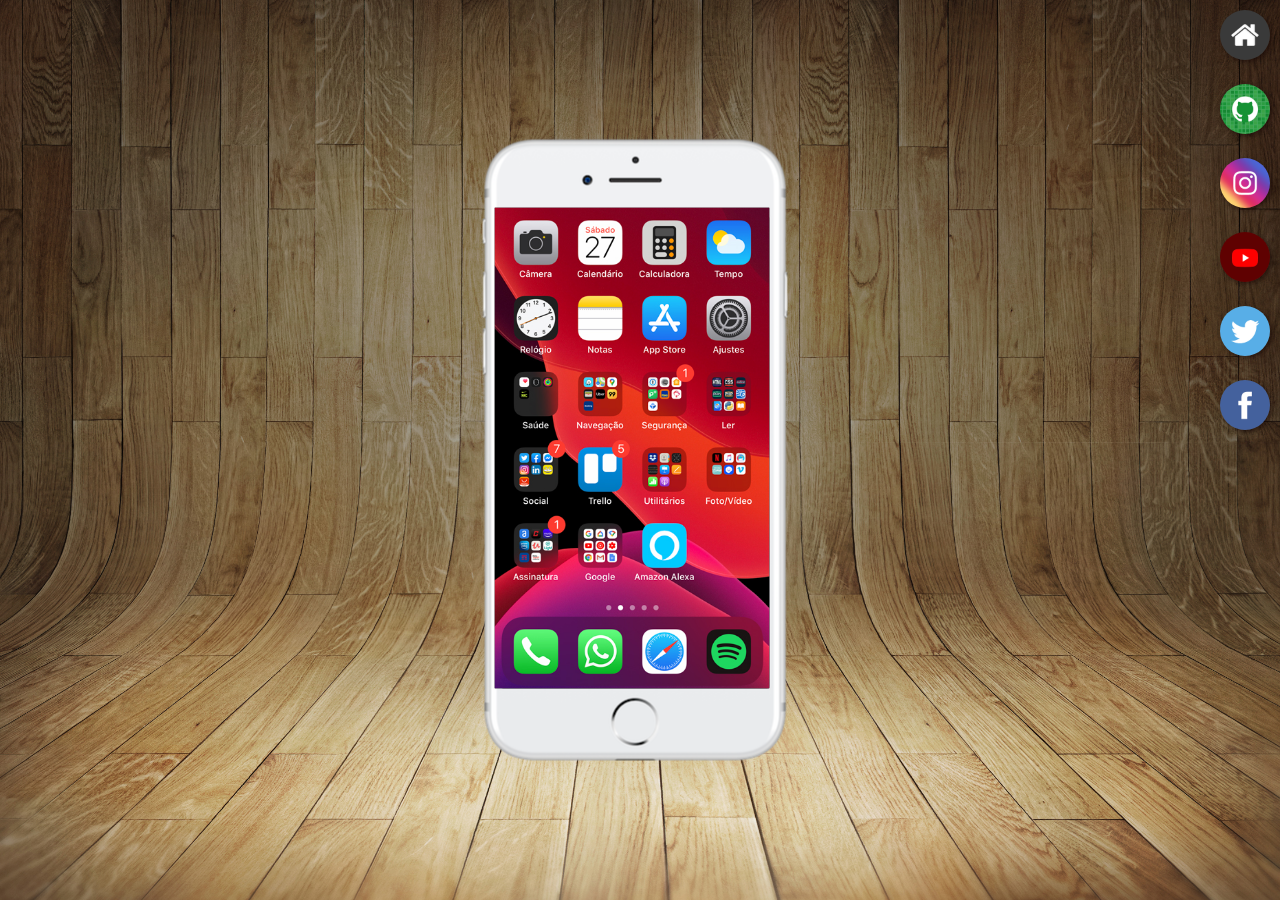
<file: index.html>
<!DOCTYPE html>
<html lang="pt-br">
<head>
    <meta charset="UTF-8">
    <meta name="viewport" content="width=device-width, initial-scale=1.0">
    <title>Projeto Social</title>
    <link rel="shortcut icon" href="favicon.ico" type="image/x-icon">
    <link rel="stylesheet" href="estilos/style.css">
</head>
<body>
    <main>
        <section id="telefone">
            <iframe src="home.html" frameborder="0" name="tela" id="tela">
                Seu Navegador nao e compativel com isso.
            </iframe>
        </section>
        <section id="redes-sociais">
            <a href="home.html" target="tela"><img src="imagens/logo-home.jpg" alt="Home"></a><br>
            <a href="git.html" target="tela"><img src="imagens/logo-github.jpg" alt="Github"></a><br>
            <a href="instagram.html" target="tela"><img src="imagens/logo-instagram.jpg" alt="Instagram"></a><br>
            <a href="youtube.html" target="tela"><img src="imagens/logo-youtube.jpg" alt="Youtube"></a><br>
            <a href="#" target="tela"><img src="imagens/logo-twitter.jpg" alt="Twitter"></a><br>
            <a href="#" target="tela"><img src="imagens/logo-facebook.jpg" alt="Facebook"></a><br>
        </section>
    </main>
</body>
</html>
</file>
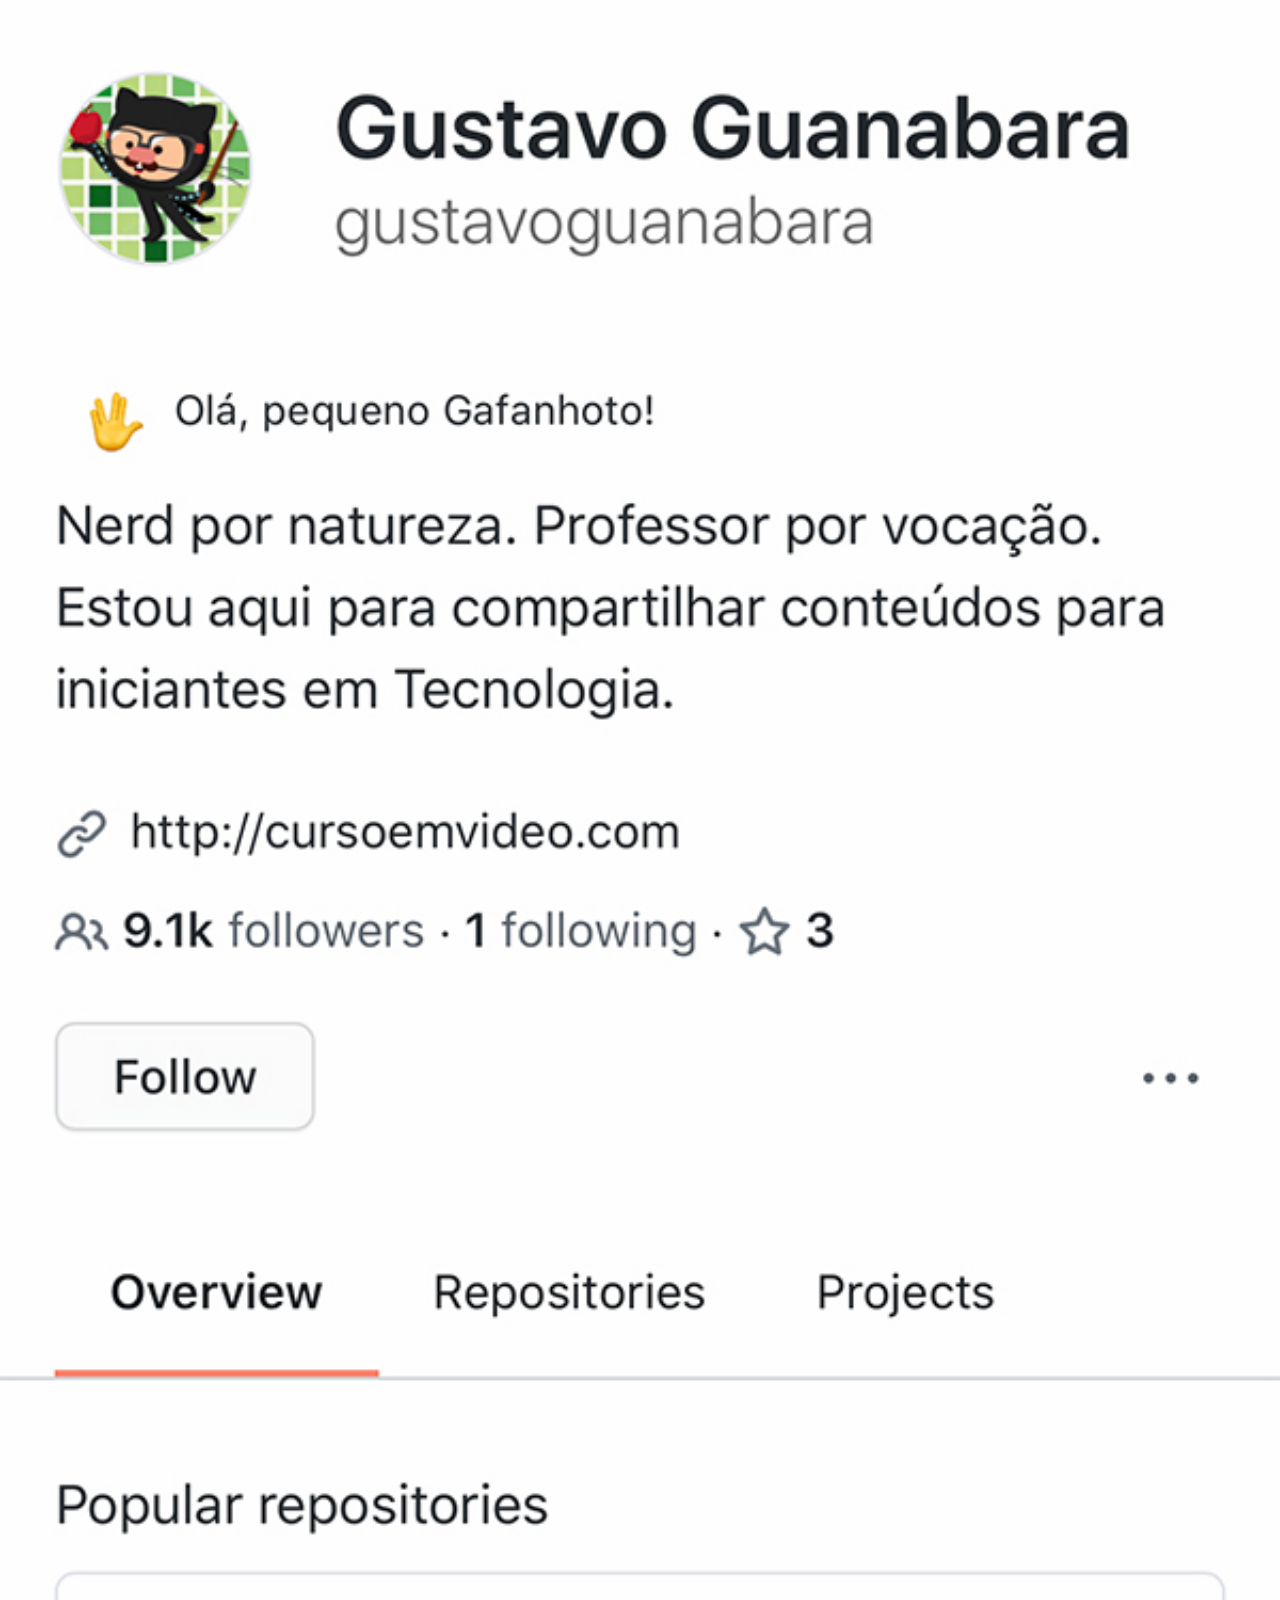
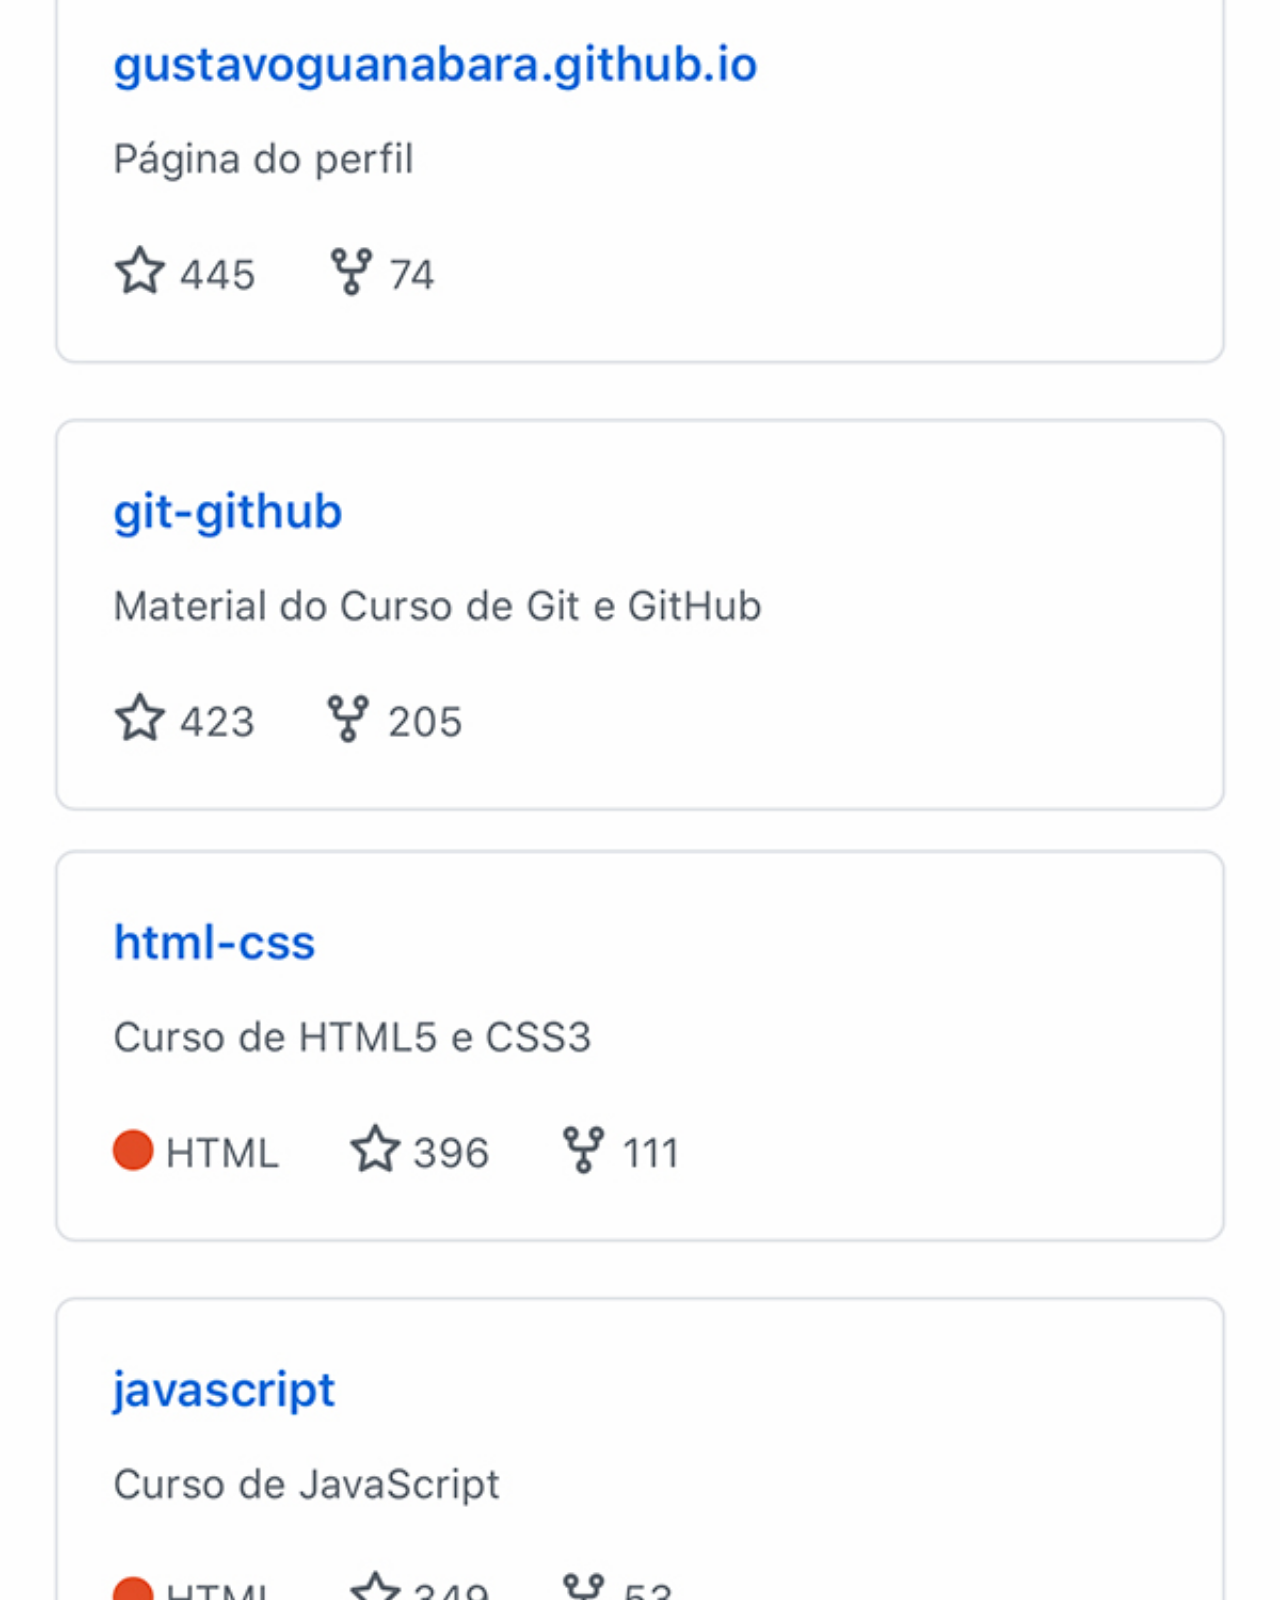
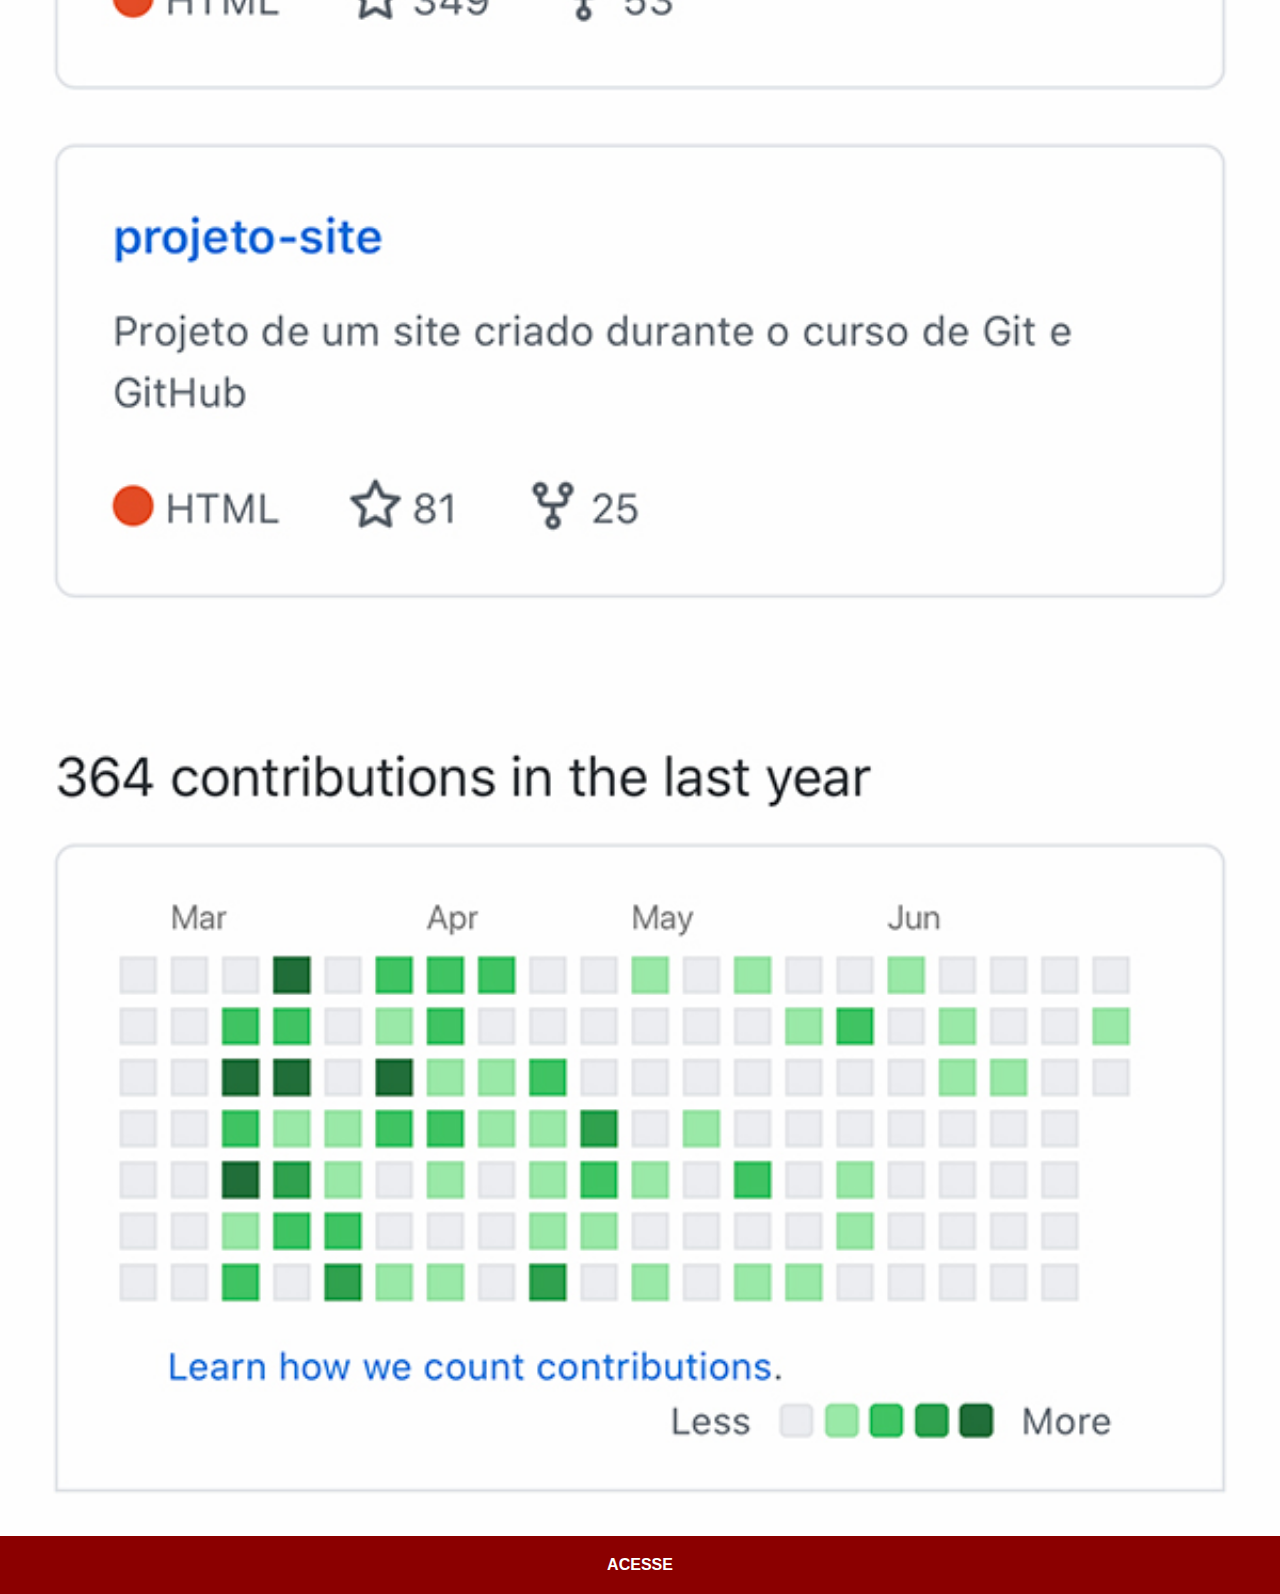
<file: git.html>
<!DOCTYPE html>
<html lang="pt-br">
<head>
    <meta charset="UTF-8">
    <meta name="viewport" content="width=device-width, initial-scale=1.0">
    <title>Github</title>
    <style>
            *{
                margin: 0px;
                padding: 0px;
                font-family: Arial, Helvetica, sans-serif;

            }

            ::-webkit-scrollbar {
                width: 0px;
                height: 0px;
            }

            img {
                width: 100vw;
            }

            a {
                display: block;
                background-color: darkred;
                color: white;
                padding: 20px;
                text-align: center;
                font-weight: bolder;
                text-decoration: none;
            }
            
            a:hover {
                background-color: red;
            }
    </style>
</head>
<body>
    <img src="imagens/tela-github.jpg" alt="Github">
    <a href="https://github.com/AlexFeitoza" target="_blank">ACESSE</a>
</body>
</html>
</file>
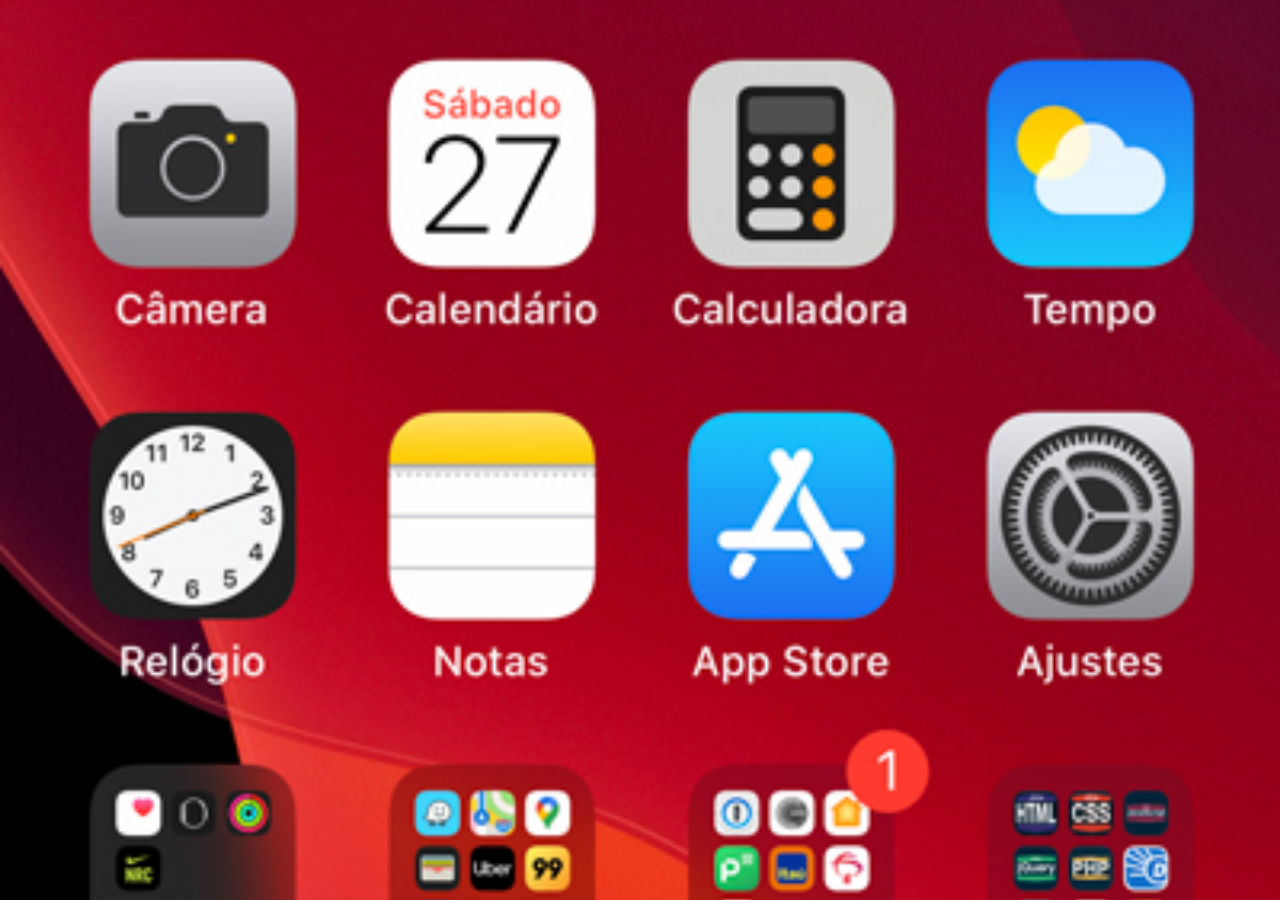
<file: home.html>
<!DOCTYPE html>
<html lang="pt-br">
<head>
    <meta charset="UTF-8">
    <meta name="viewport" content="width=device-width, initial-scale=1.0">
    <title>Home</title>

    <style>
        *{
            margin: 0px;
            padding: 0px;
            
        }

        body {
            width: 100vw;
            height: 100vh;
            background: black url(imagens/tela-home.jpg) no-repeat top center;
            background-size: cover;
        }
    </style>
</head>
<body>
    
</body>
</html>
</file>
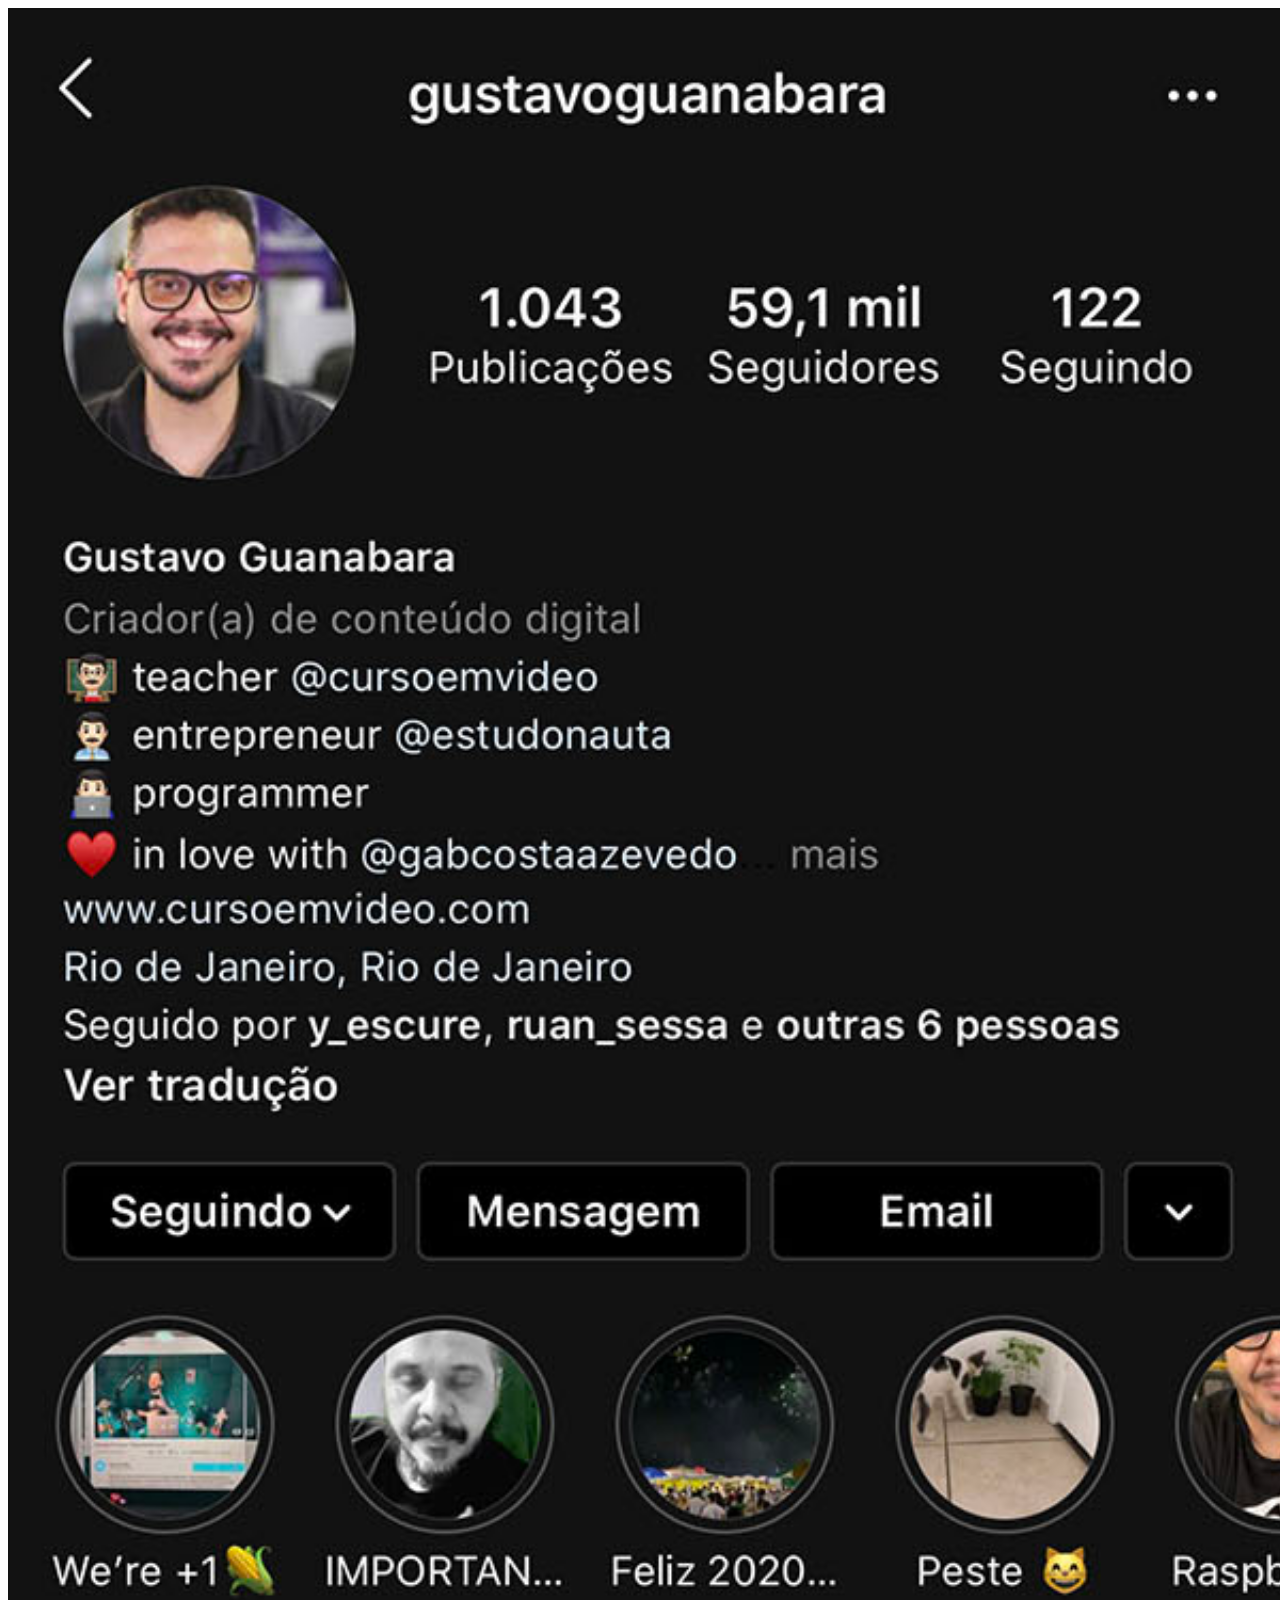
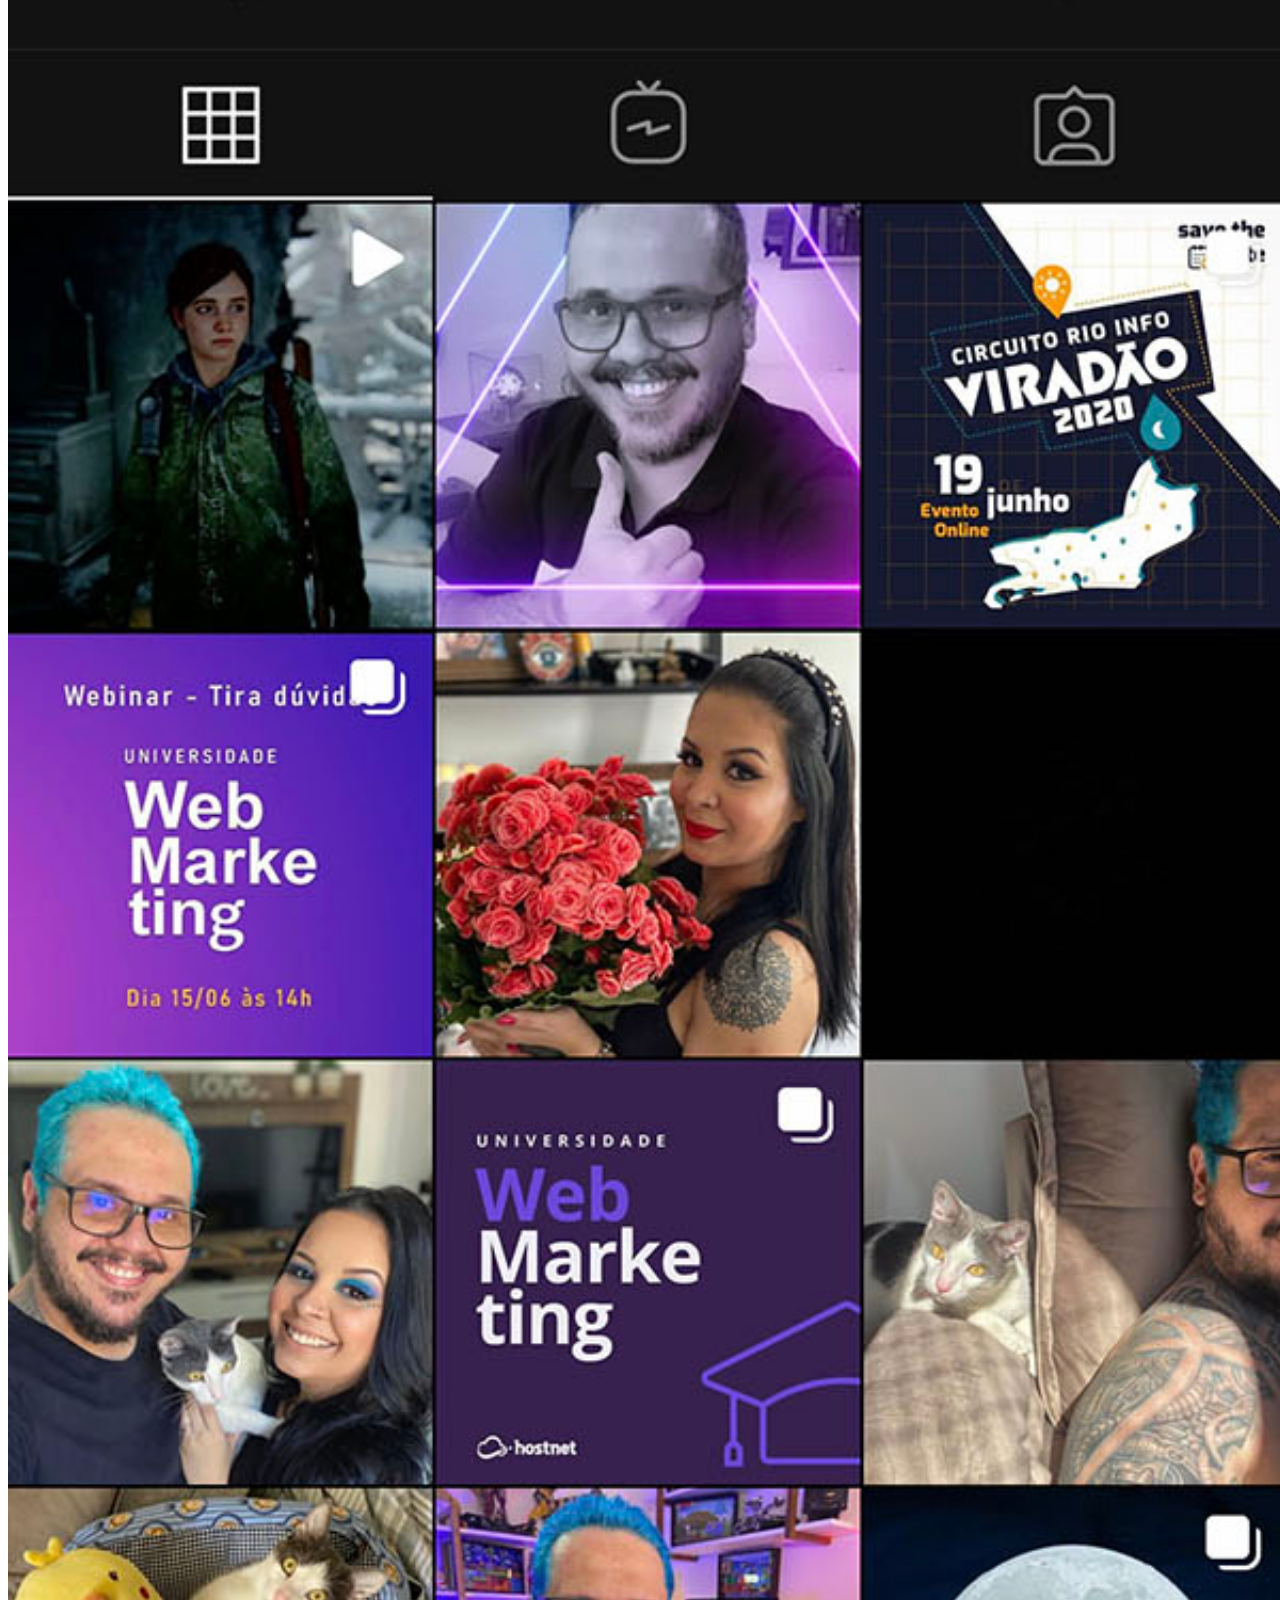
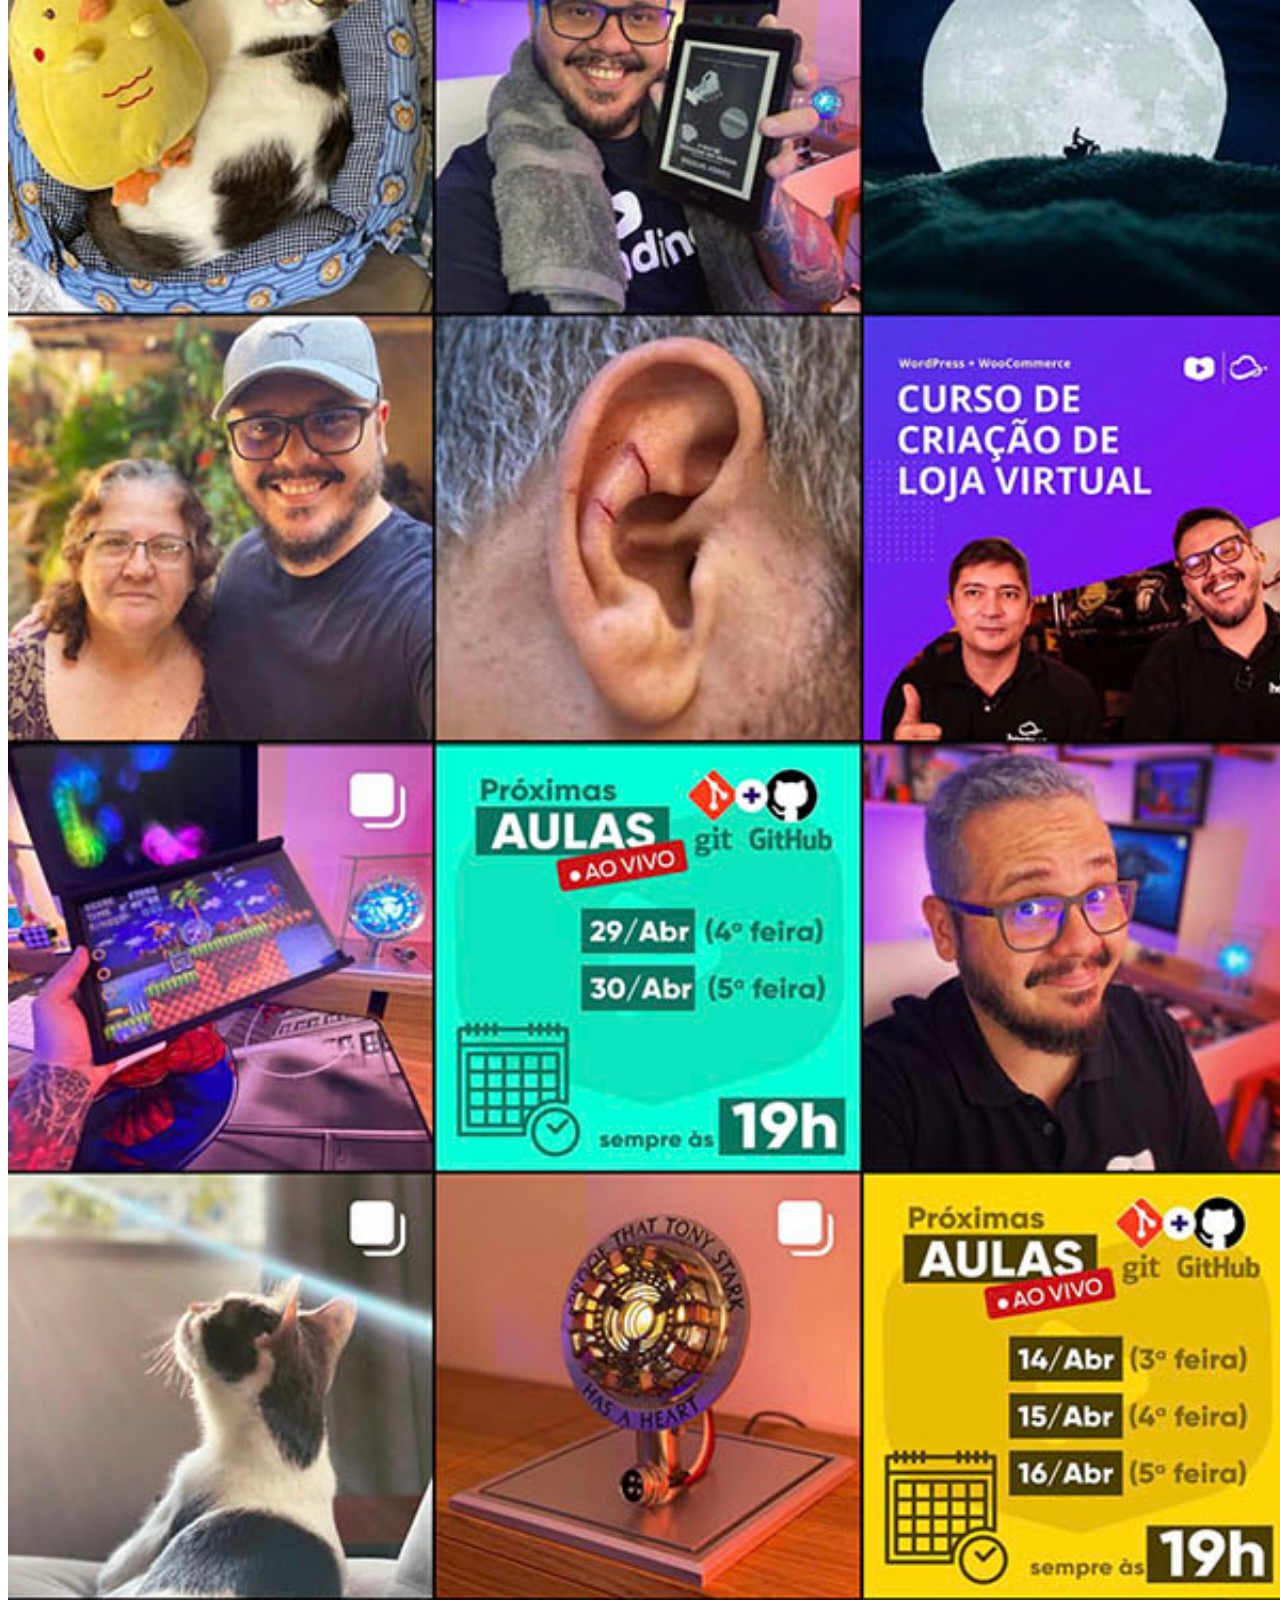
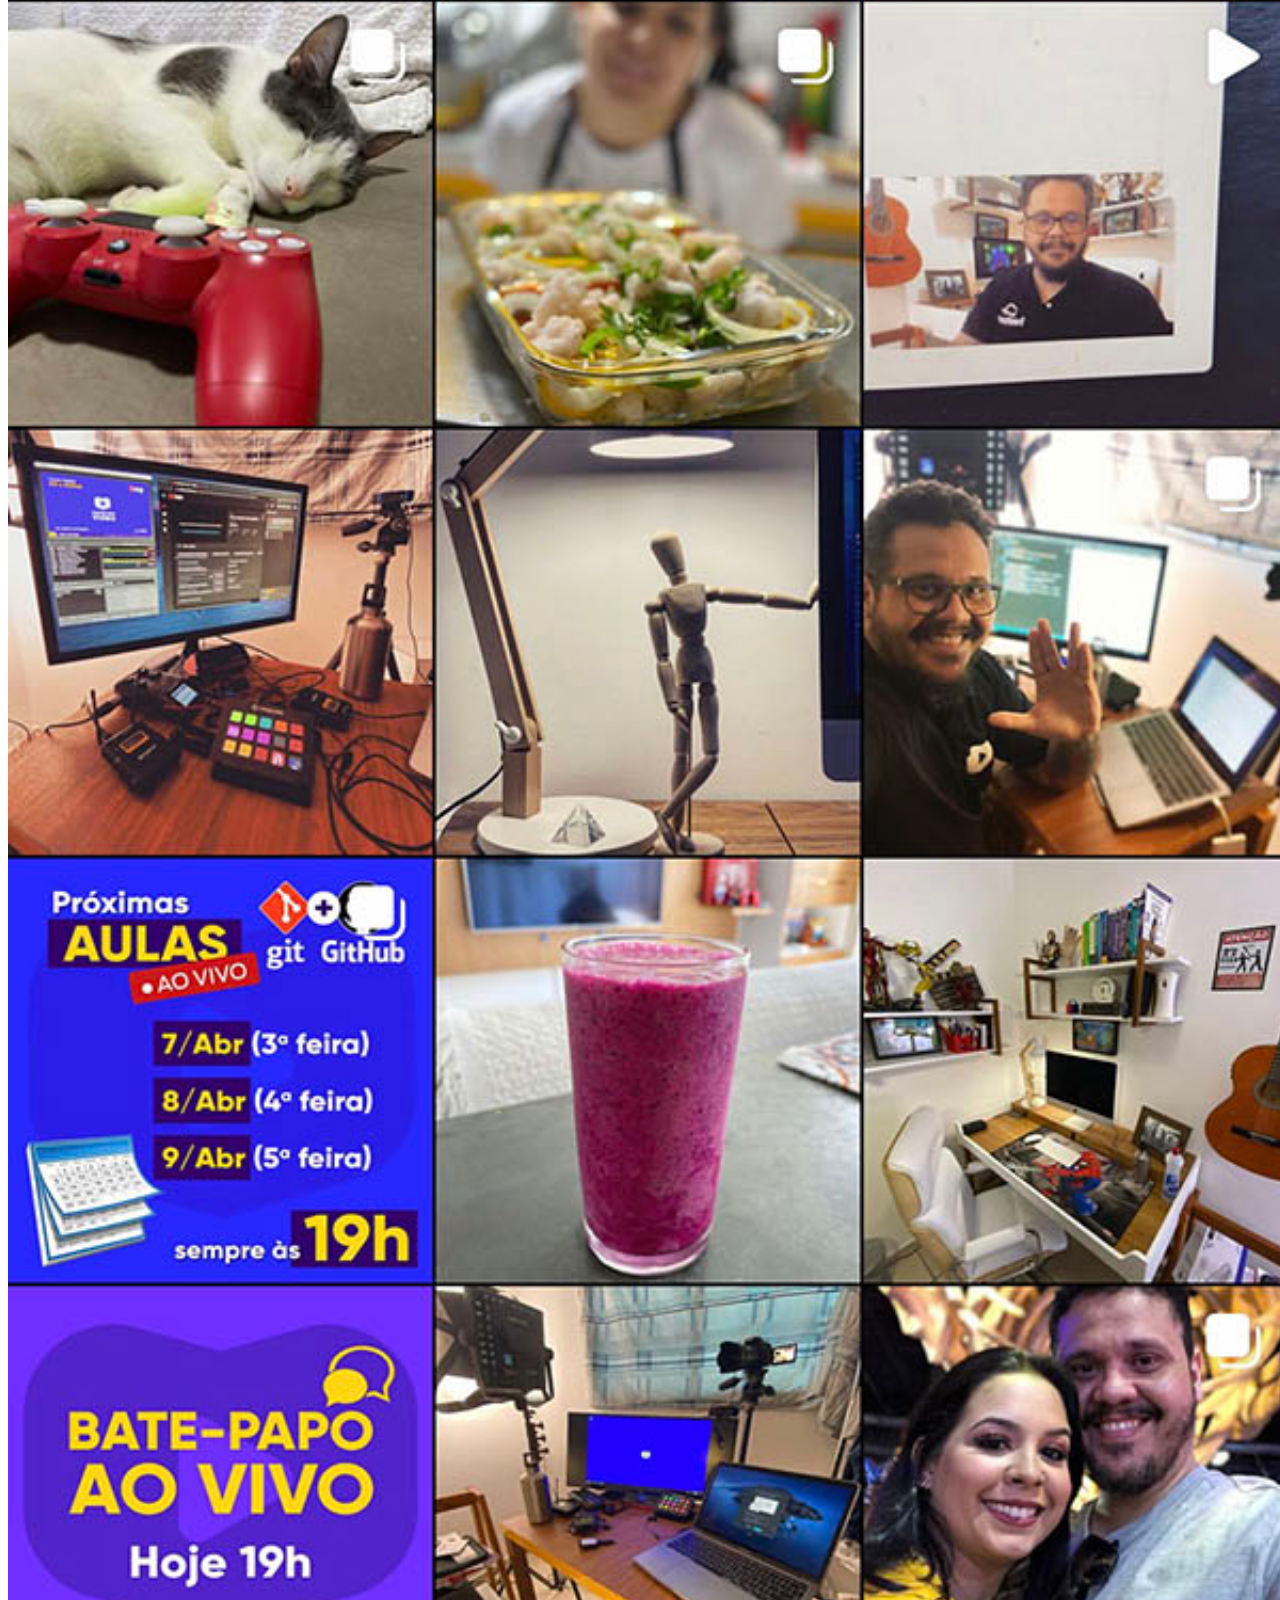
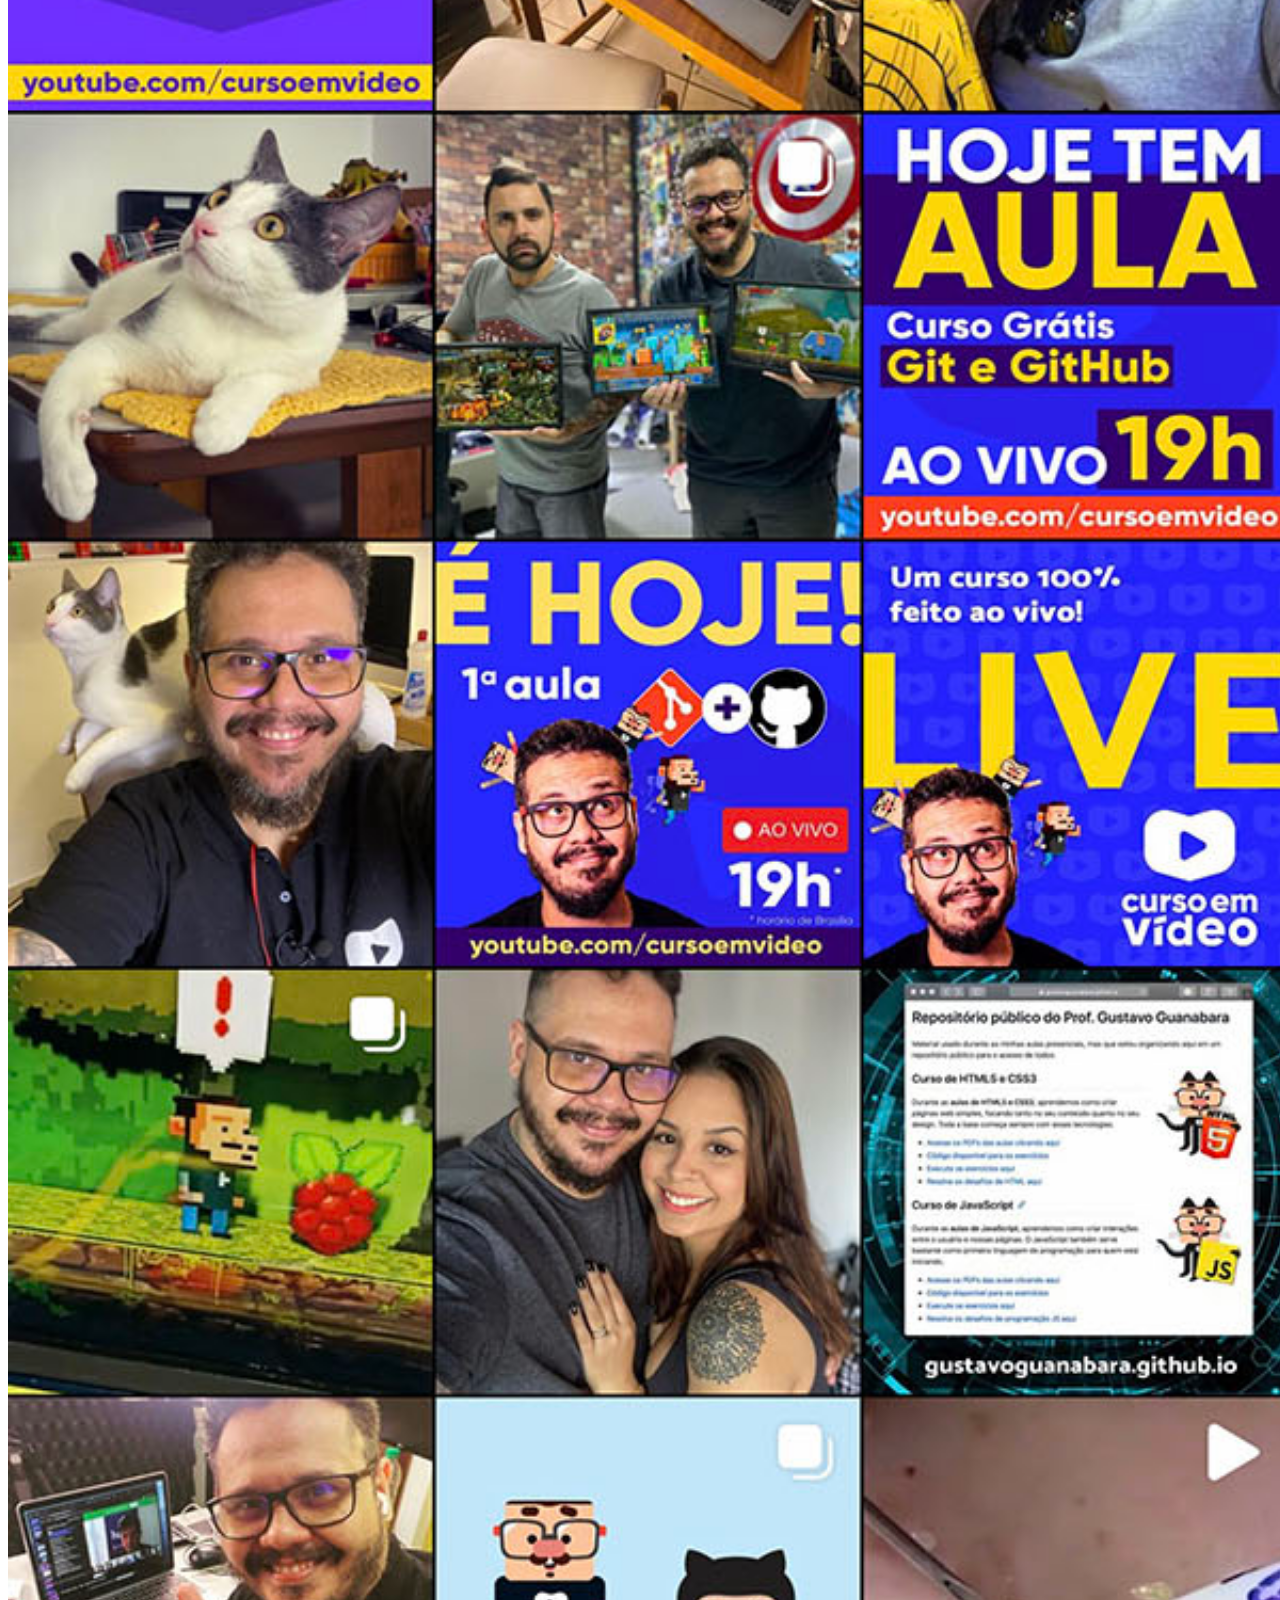
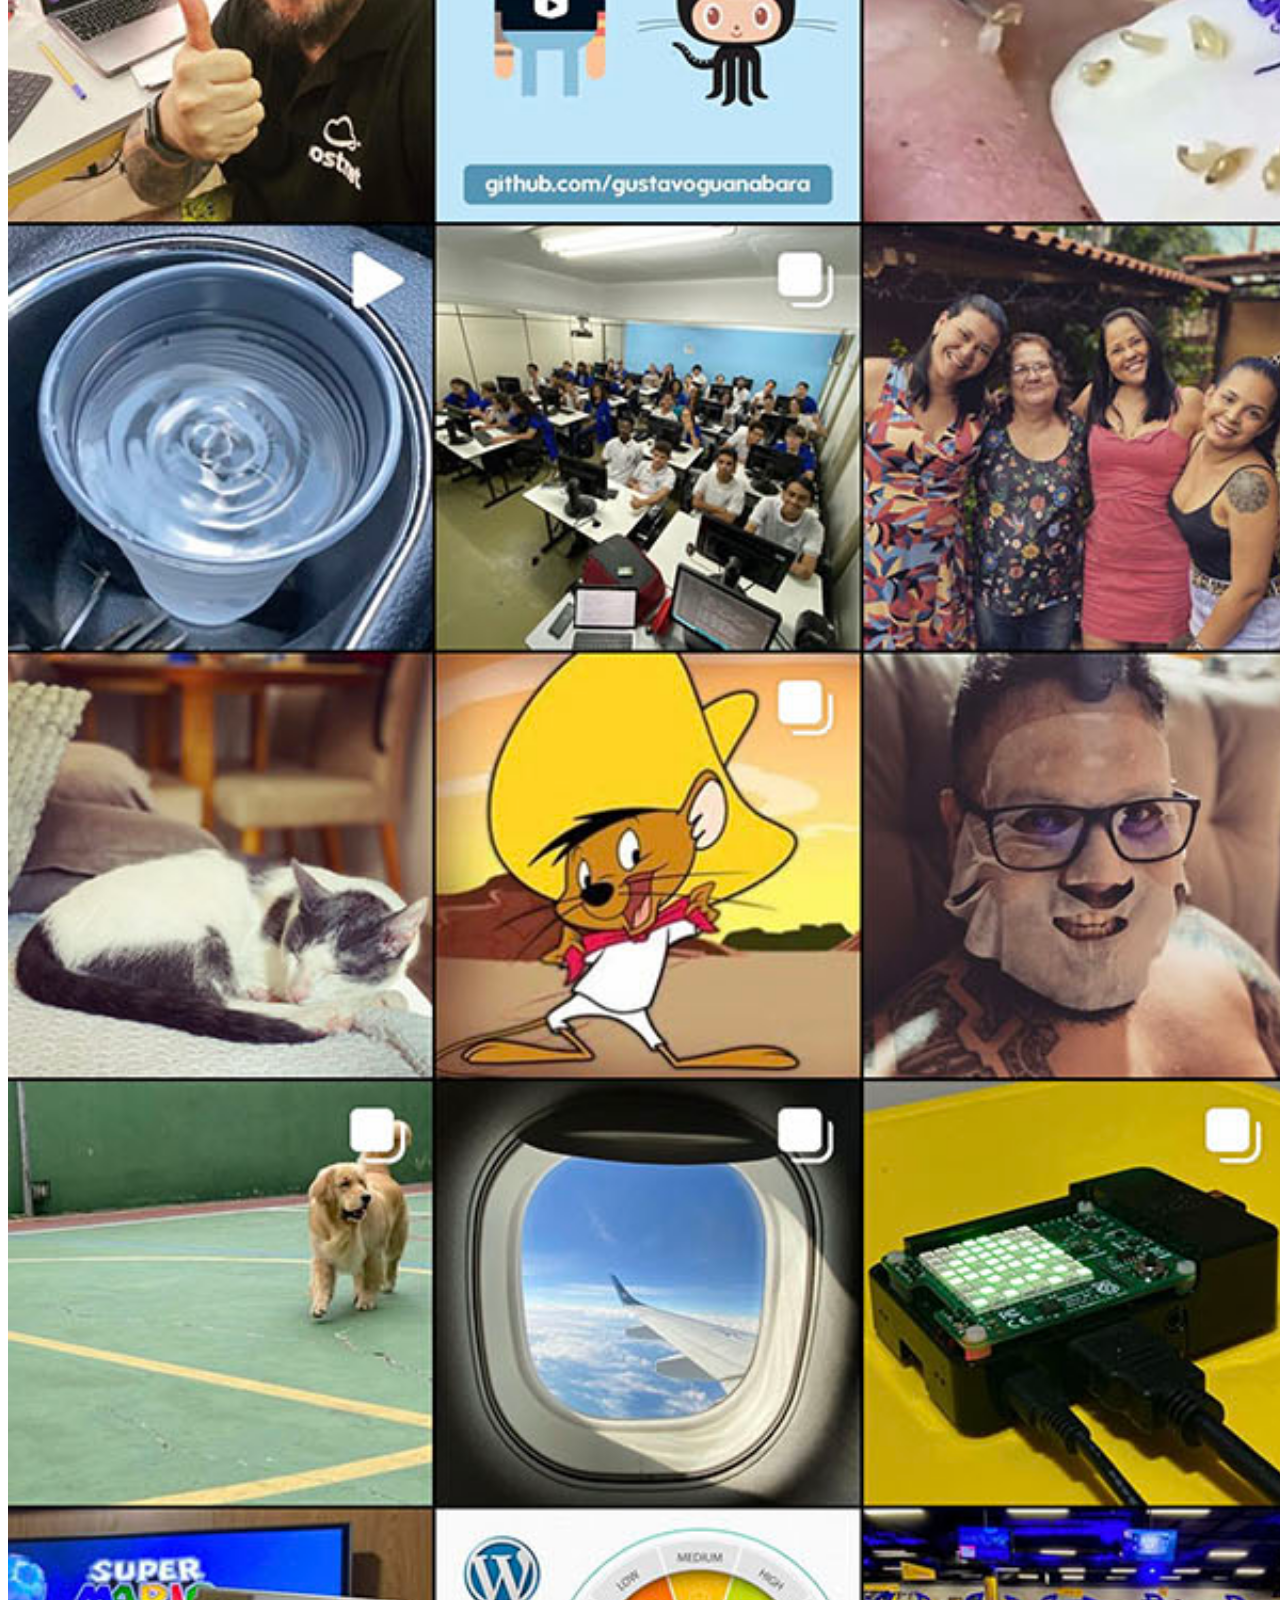
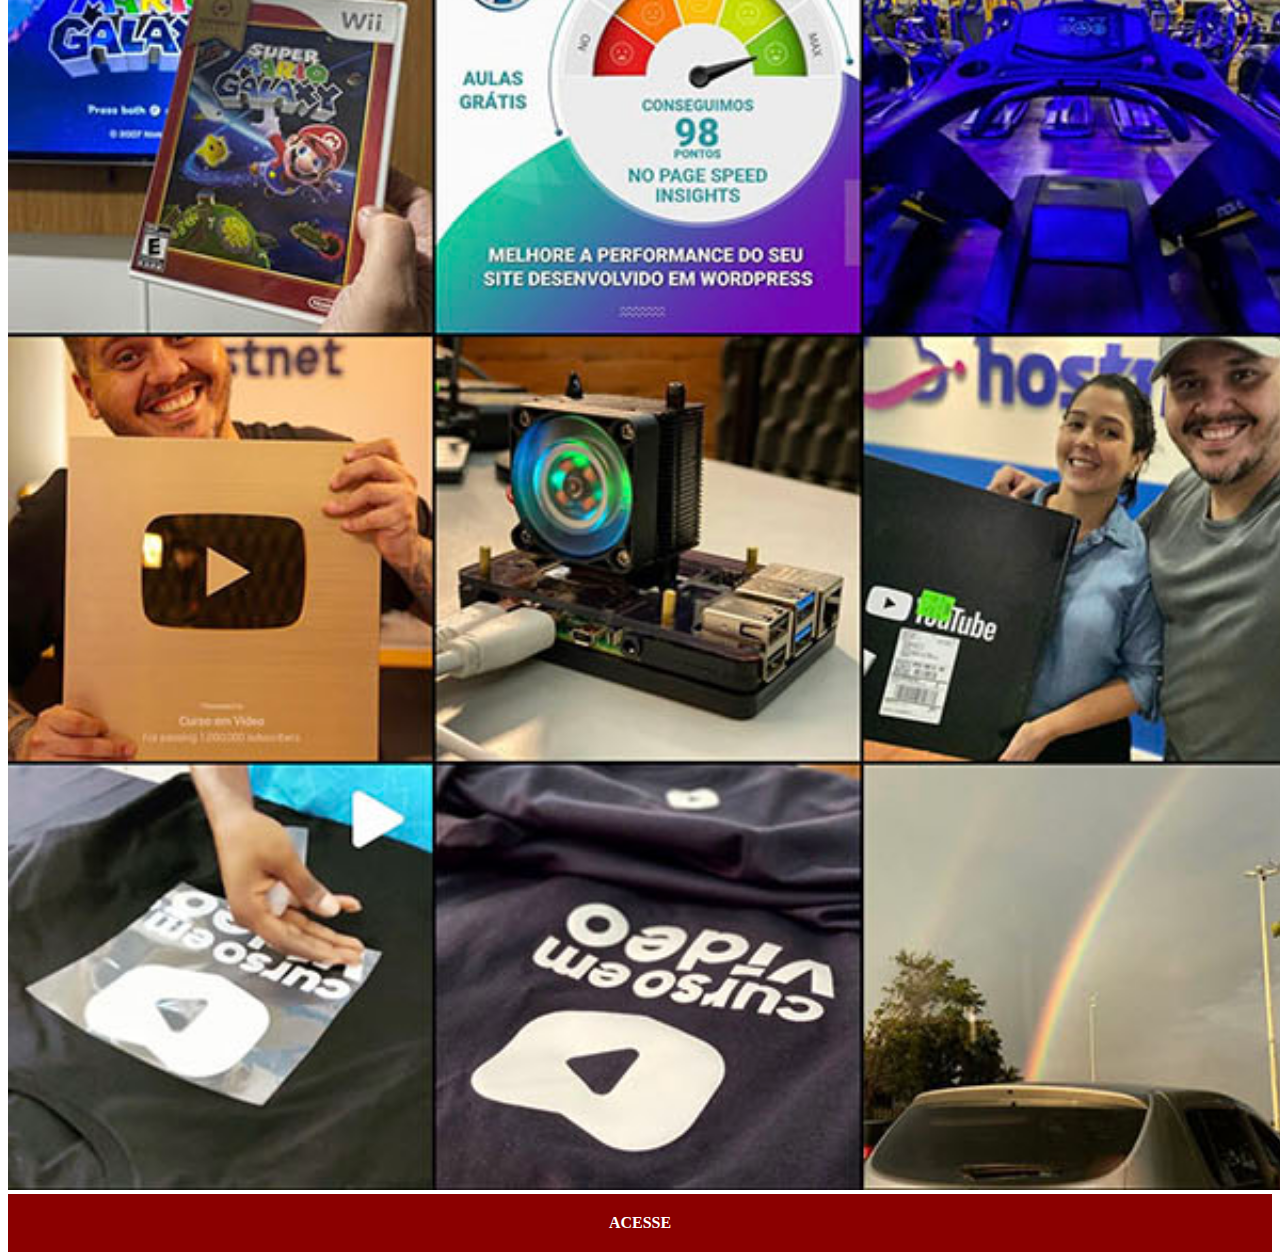
<file: instagram.html>
<!DOCTYPE html>
<html lang="pt-br">
<head>
    <meta charset="UTF-8">
    <meta name="viewport" content="width=device-width, initial-scale=1.0">
    <title>Intagram</title>
    <link rel="stylesheet" href="estilos/social.css">
</head>
<body>
    <img src="imagens/tela-instagram.jpg" alt="Intagram">
    <a href="https://www.instagram.com/alex_feitoza/" target="_blank">ACESSE</a>
</body>
</html>
</file>
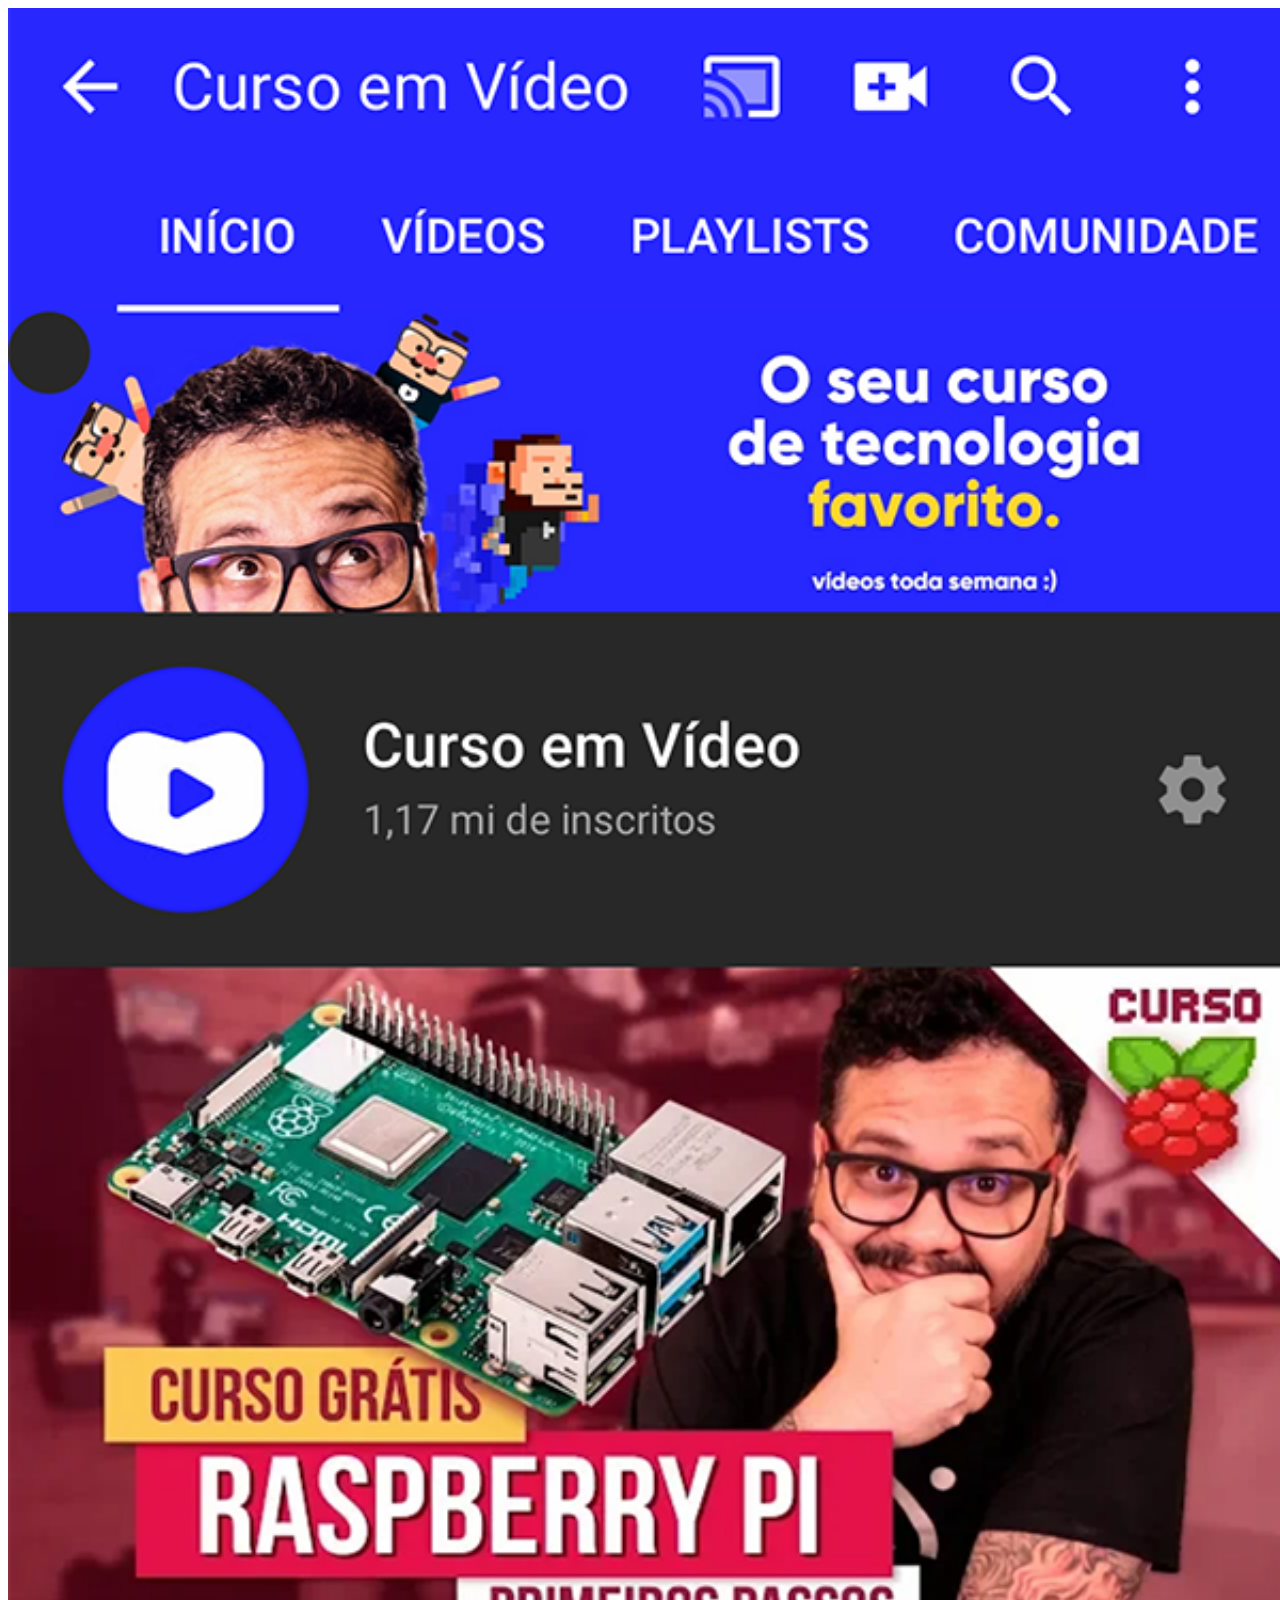
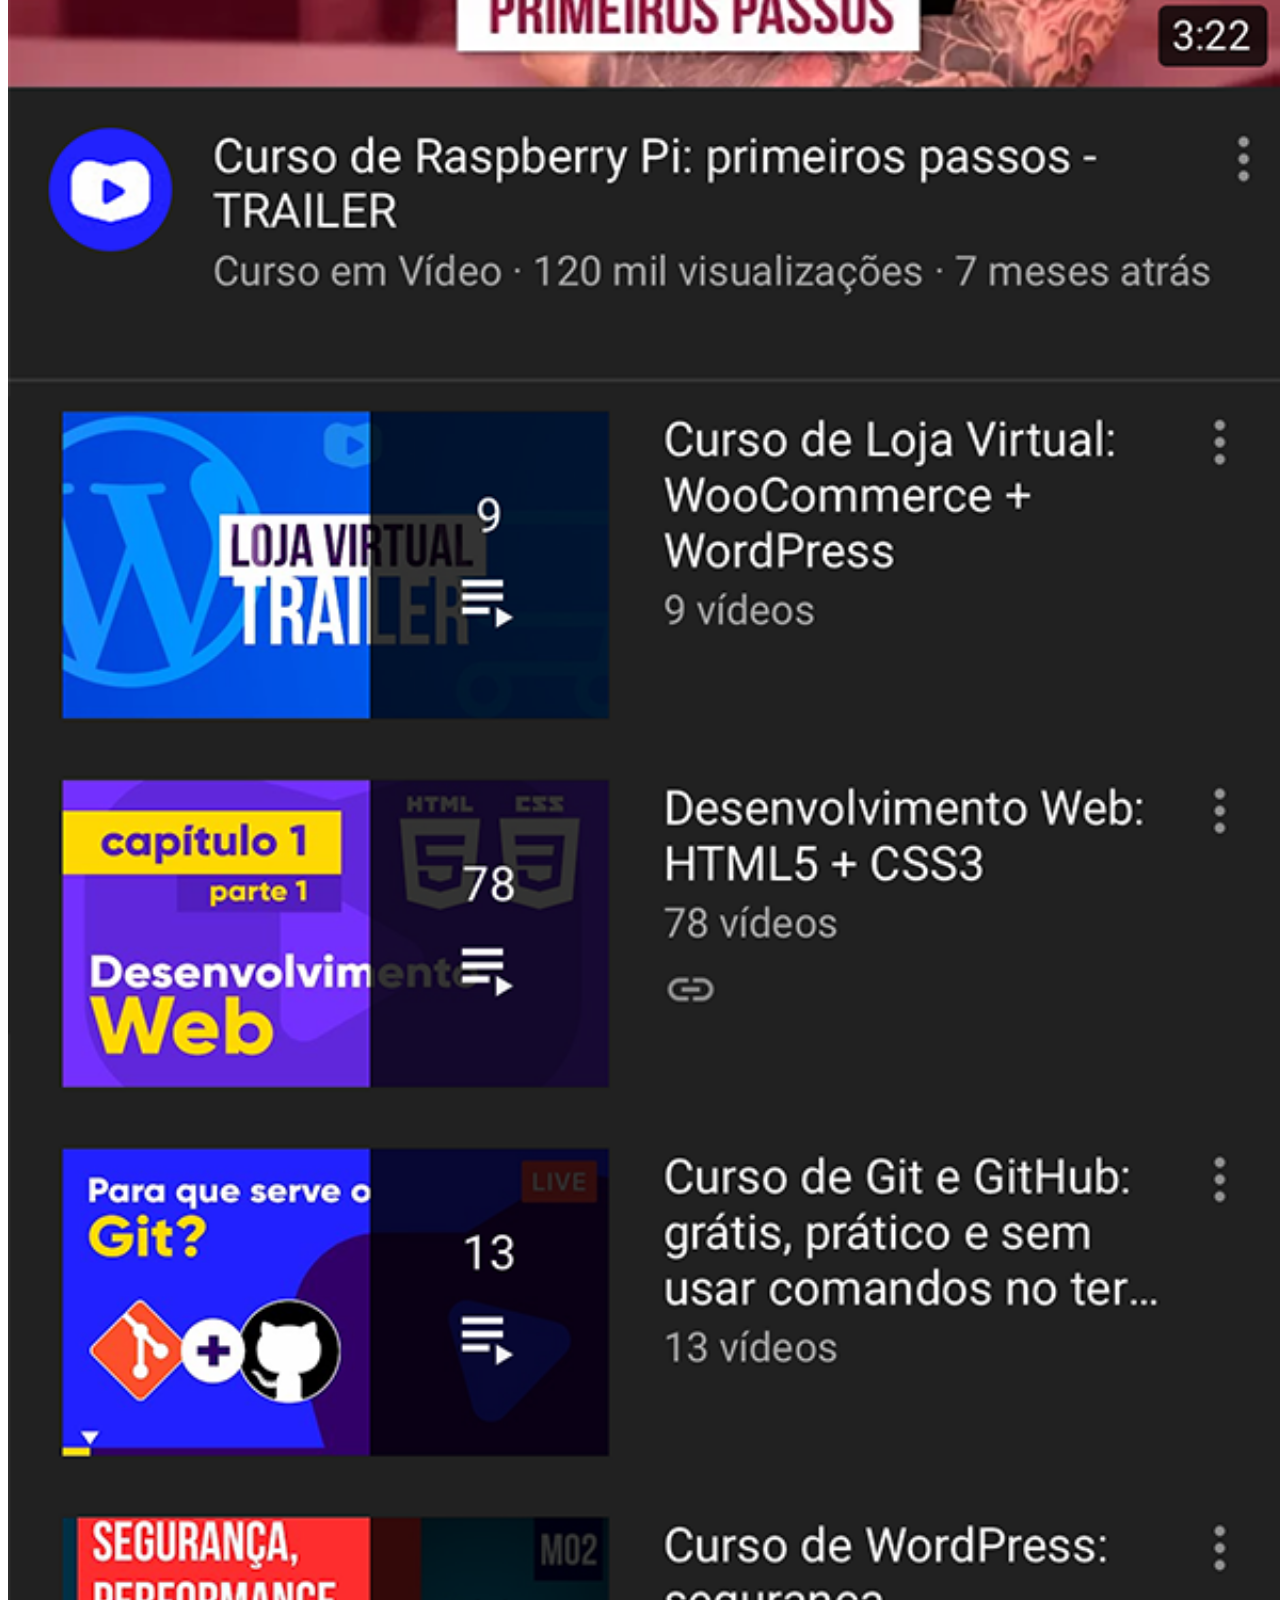
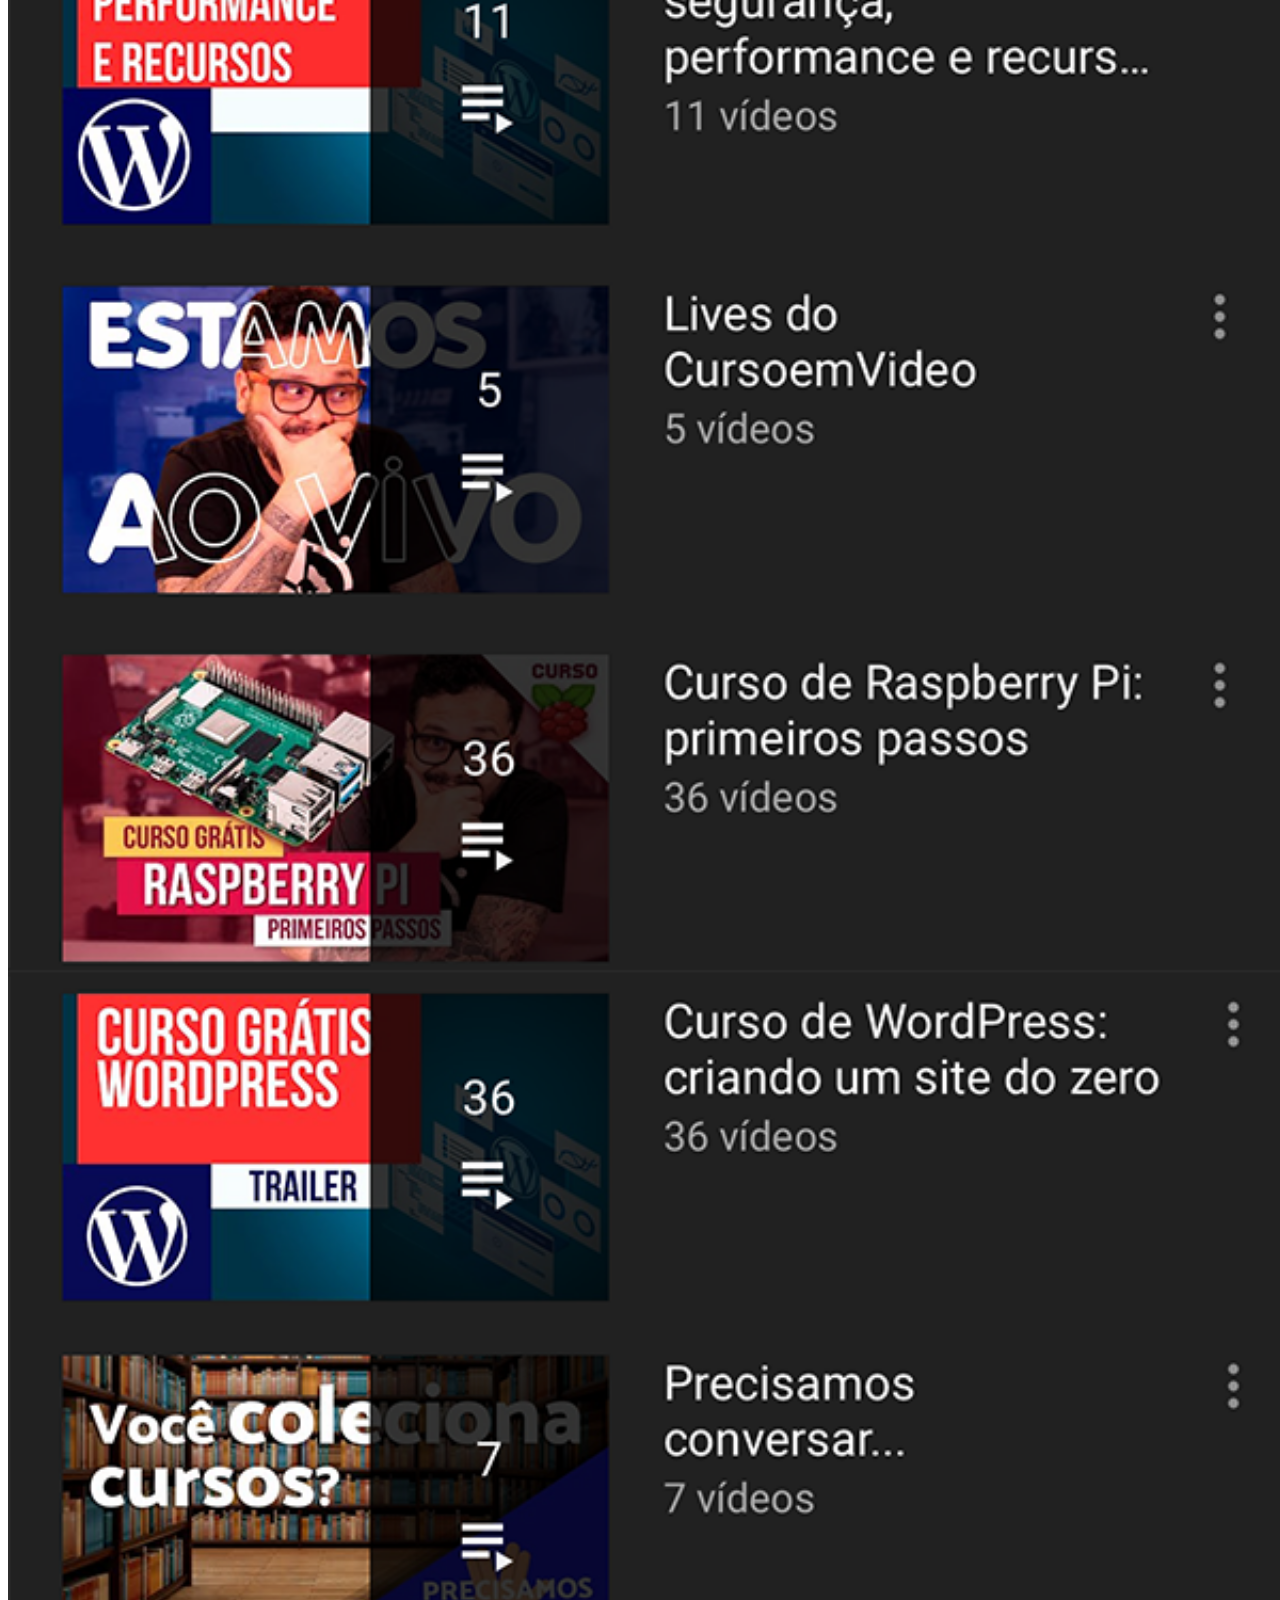
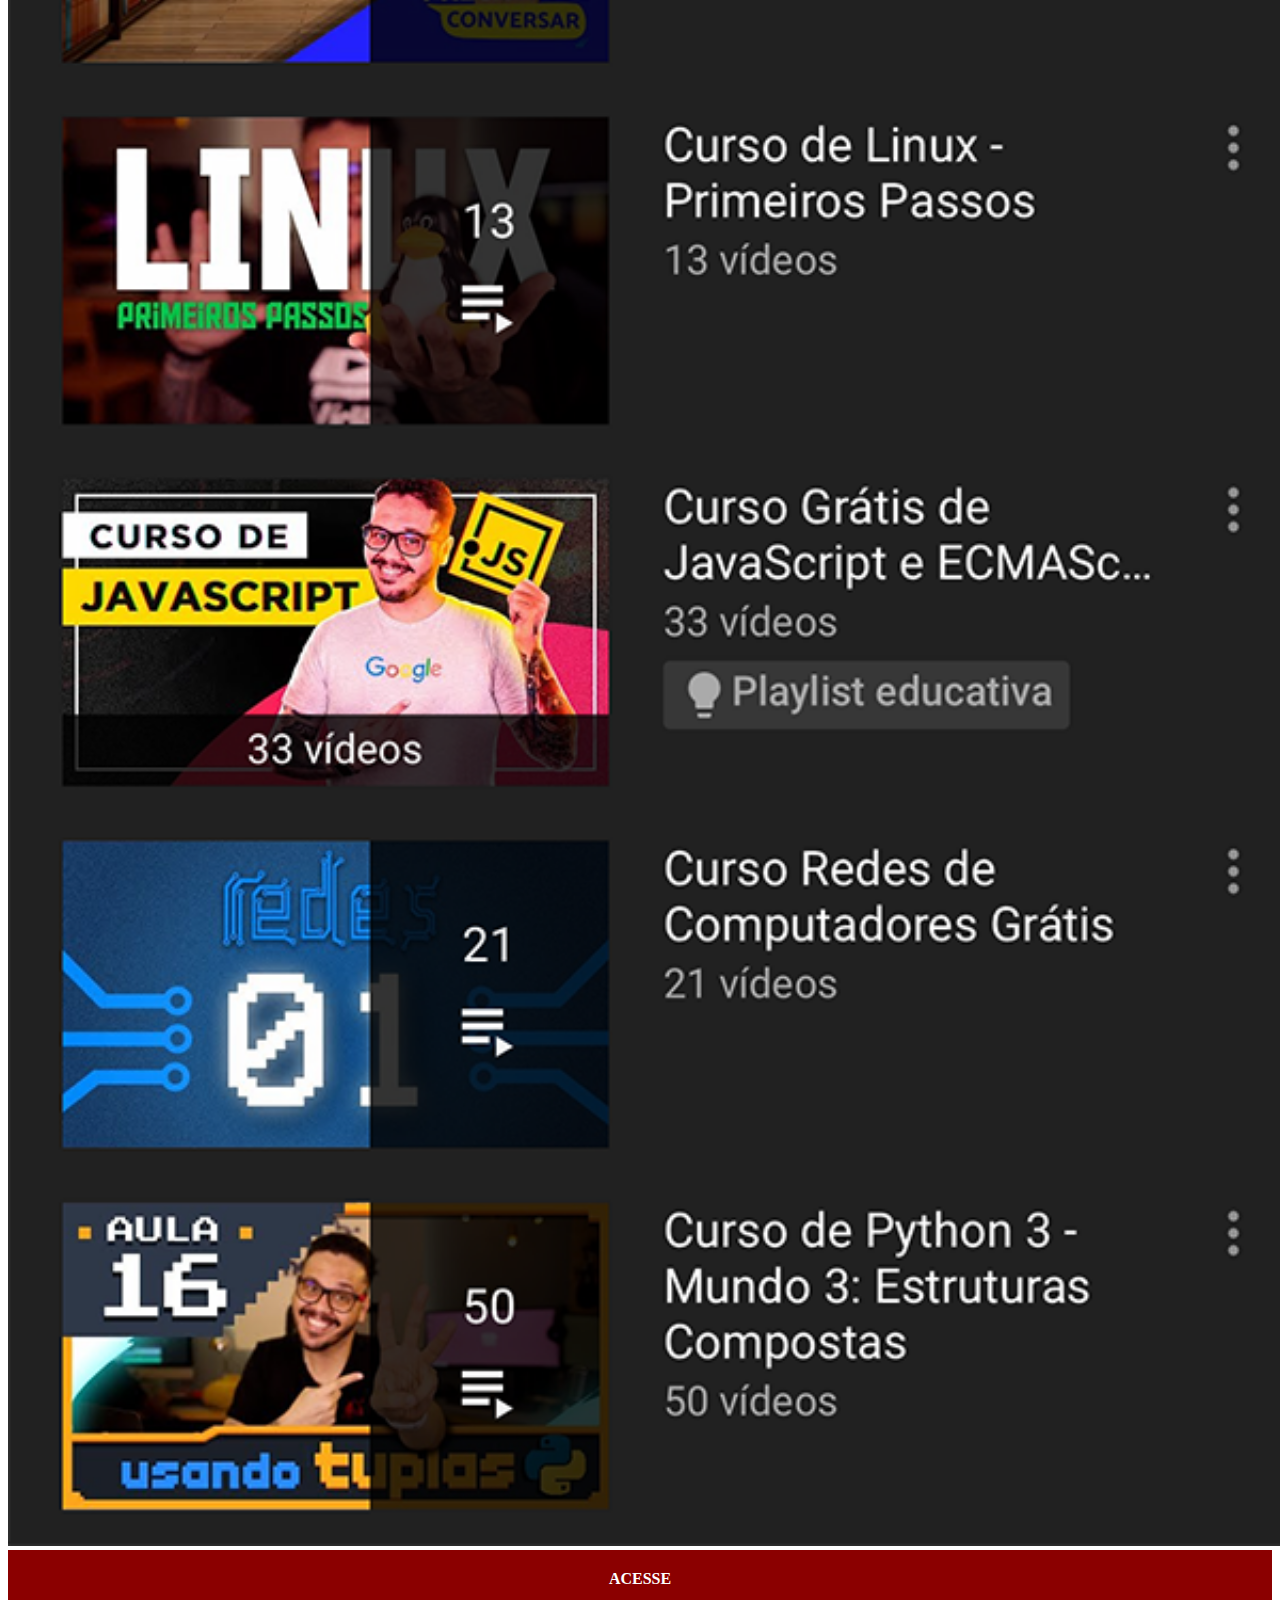
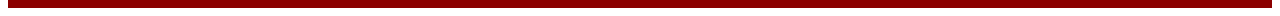
<file: youtube.html>
<!DOCTYPE html>
<html lang="pt-br">
<head>
    <meta charset="UTF-8">
    <meta name="viewport" content="width=device-width, initial-scale=1.0">
    <title>Youtube</title>
    <link rel="stylesheet" href="estilos/social.css">
</head>
<body>
    <img src="imagens/tela-youtube.png" alt="Youtube">
    <a href="https://www.youtube.com/channel/UC0g_4cHVb2eOQ4Eq8oSr9Gg" target="_blank">ACESSE</a>
</body>
</html>
</file>
<file: estilos/style.css>
@charset "UTF-8";

* {
    margin: 0px;
    padding: 0px;
    font-family: Arial, Helvetica, sans-serif

    }

html,body {
    
    height: 100vh;
    width: 100vw;
    background-color: black;
}

body {
    background: url(../imagens/fundo-madeira.jpg) no-repeat top center;
    background-size: cover;
    background-attachment: fixed;
}

main {
    position: relative;
    height: 100vh;
    
}

section#telefone {
    position: absolute;
    top: 50%;
    left: 50%;
    transform: translate(-50%, -50%);

    width: 321px;
    height: 627px;
    background: url(../imagens/frame-iphone.png) no-repeat;
}

#redes-sociais img{
    height: 50px;
    margin: 10px;
    border-radius: 50%;
    box-shadow: 2px 2px 5px rgba(17, 0, 0, 0.541);
    box-sizing: border-box;
    
}

section#redes-sociais {
    text-align: right;
}

section#redes-sociais img:hover {
    border: 3px solid white;
    transform: translate(-3px, -3px);
    box-shadow: 5px 5px 10px rgba(0, 0, 0, 0.603);
    transition: transform 0.3s, border 0.6s;

}

iframe#tela {
    position: relative;
    top: 71px;
    left: 15px;
    width: 275px;
    height: 481px;

}
</file>
<file: estilos/social.css>
@charset "UTF-8"

* {
    margin: 0px;
    padding: 0px;
    font-family: Arial, Helvetica, sans-serif;

}

::-webkit-scrollbar {
    width: 0px;
    height: 0px;
}

img {
    width: 100vw;
}

a {
    display: block;
    background-color: darkred;
    color: white;
    padding: 20px;
    text-align: center;
    font-weight: bolder;
    text-decoration: none;
    }

a:hover {
    background-color: red;
}
</file>
